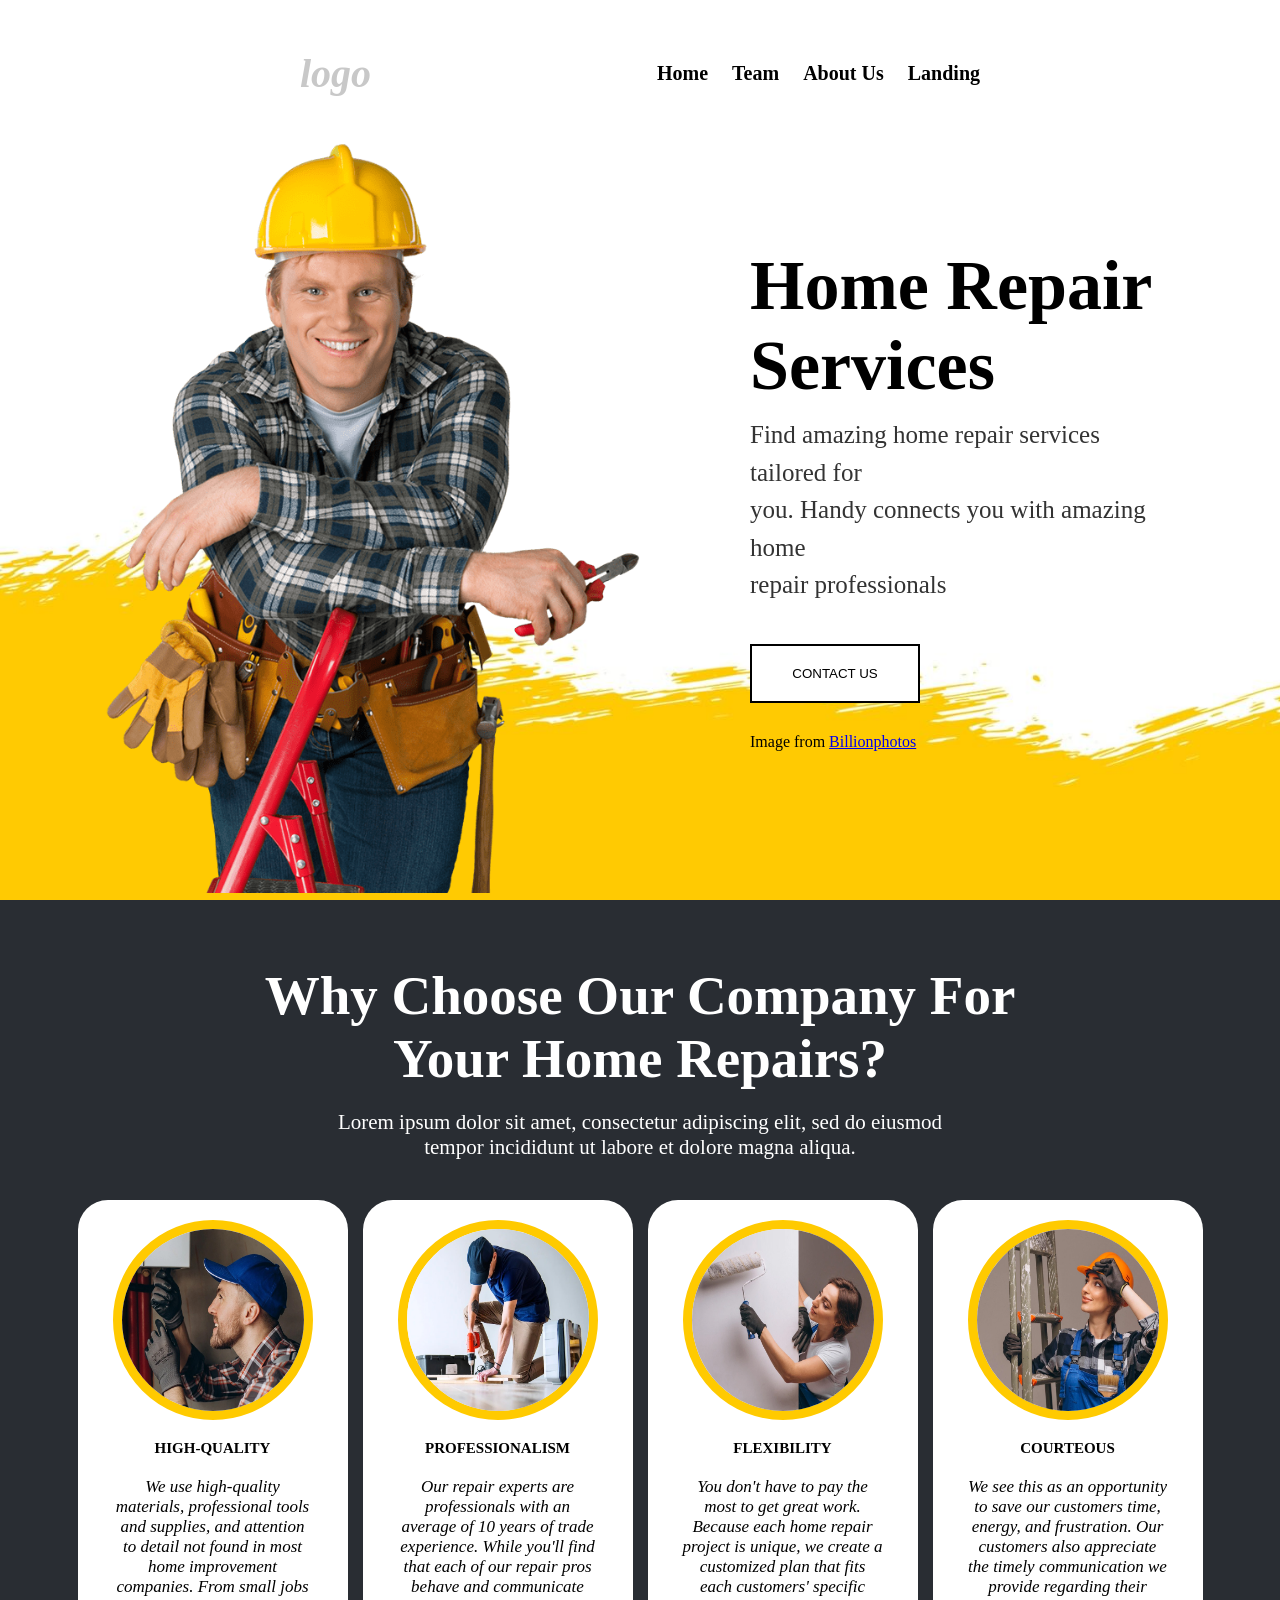
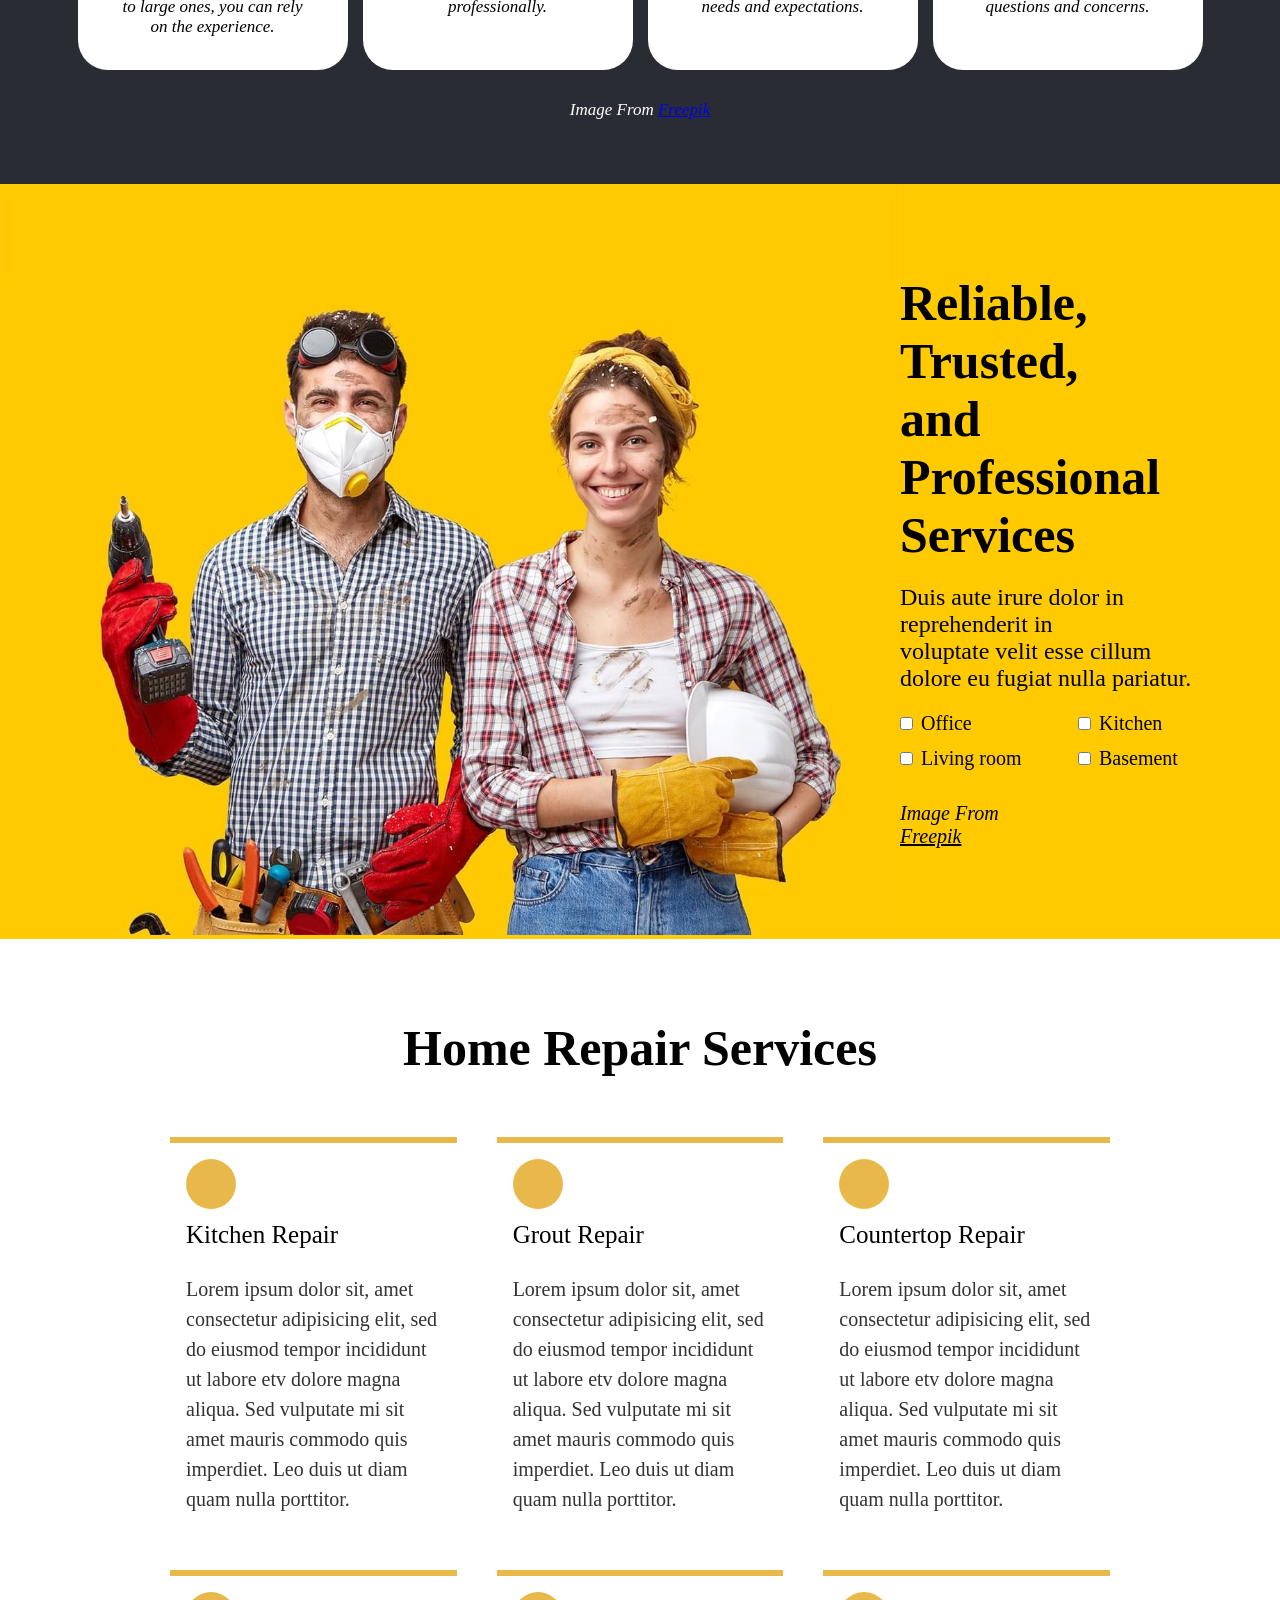
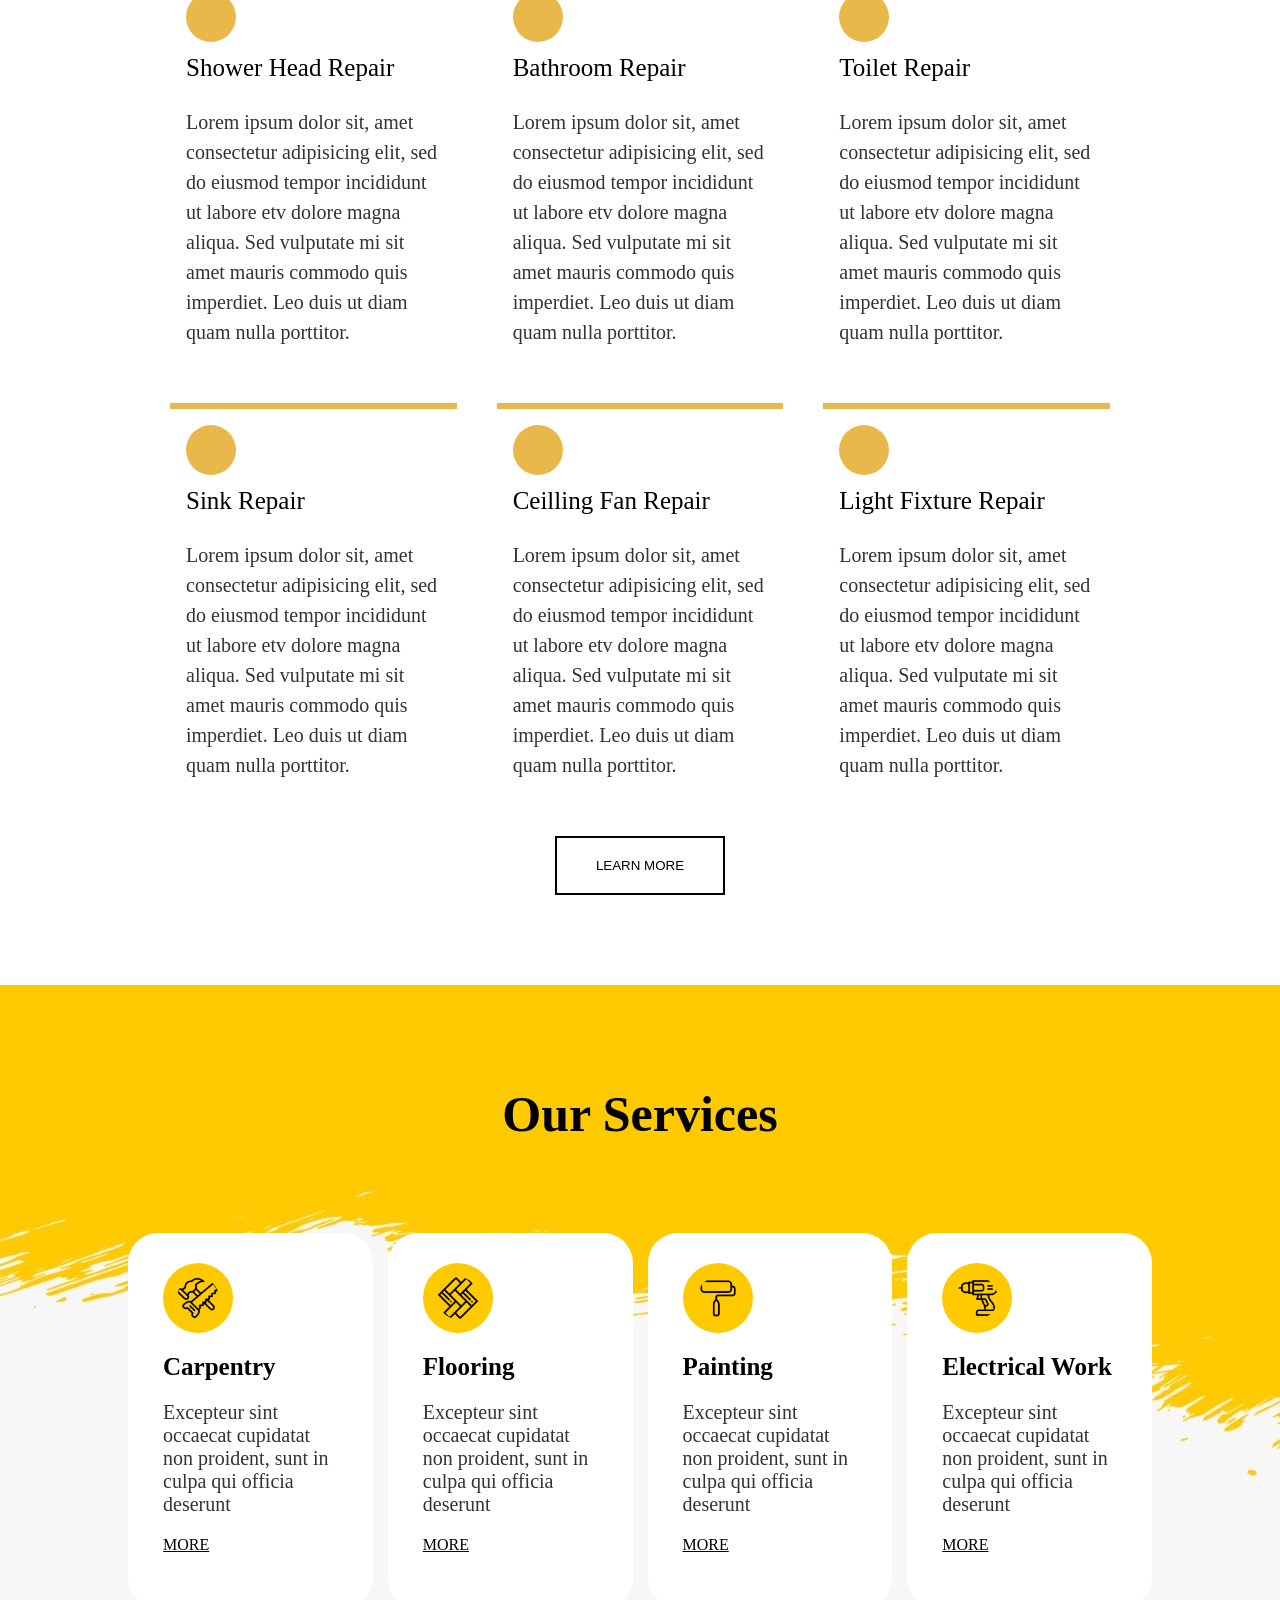
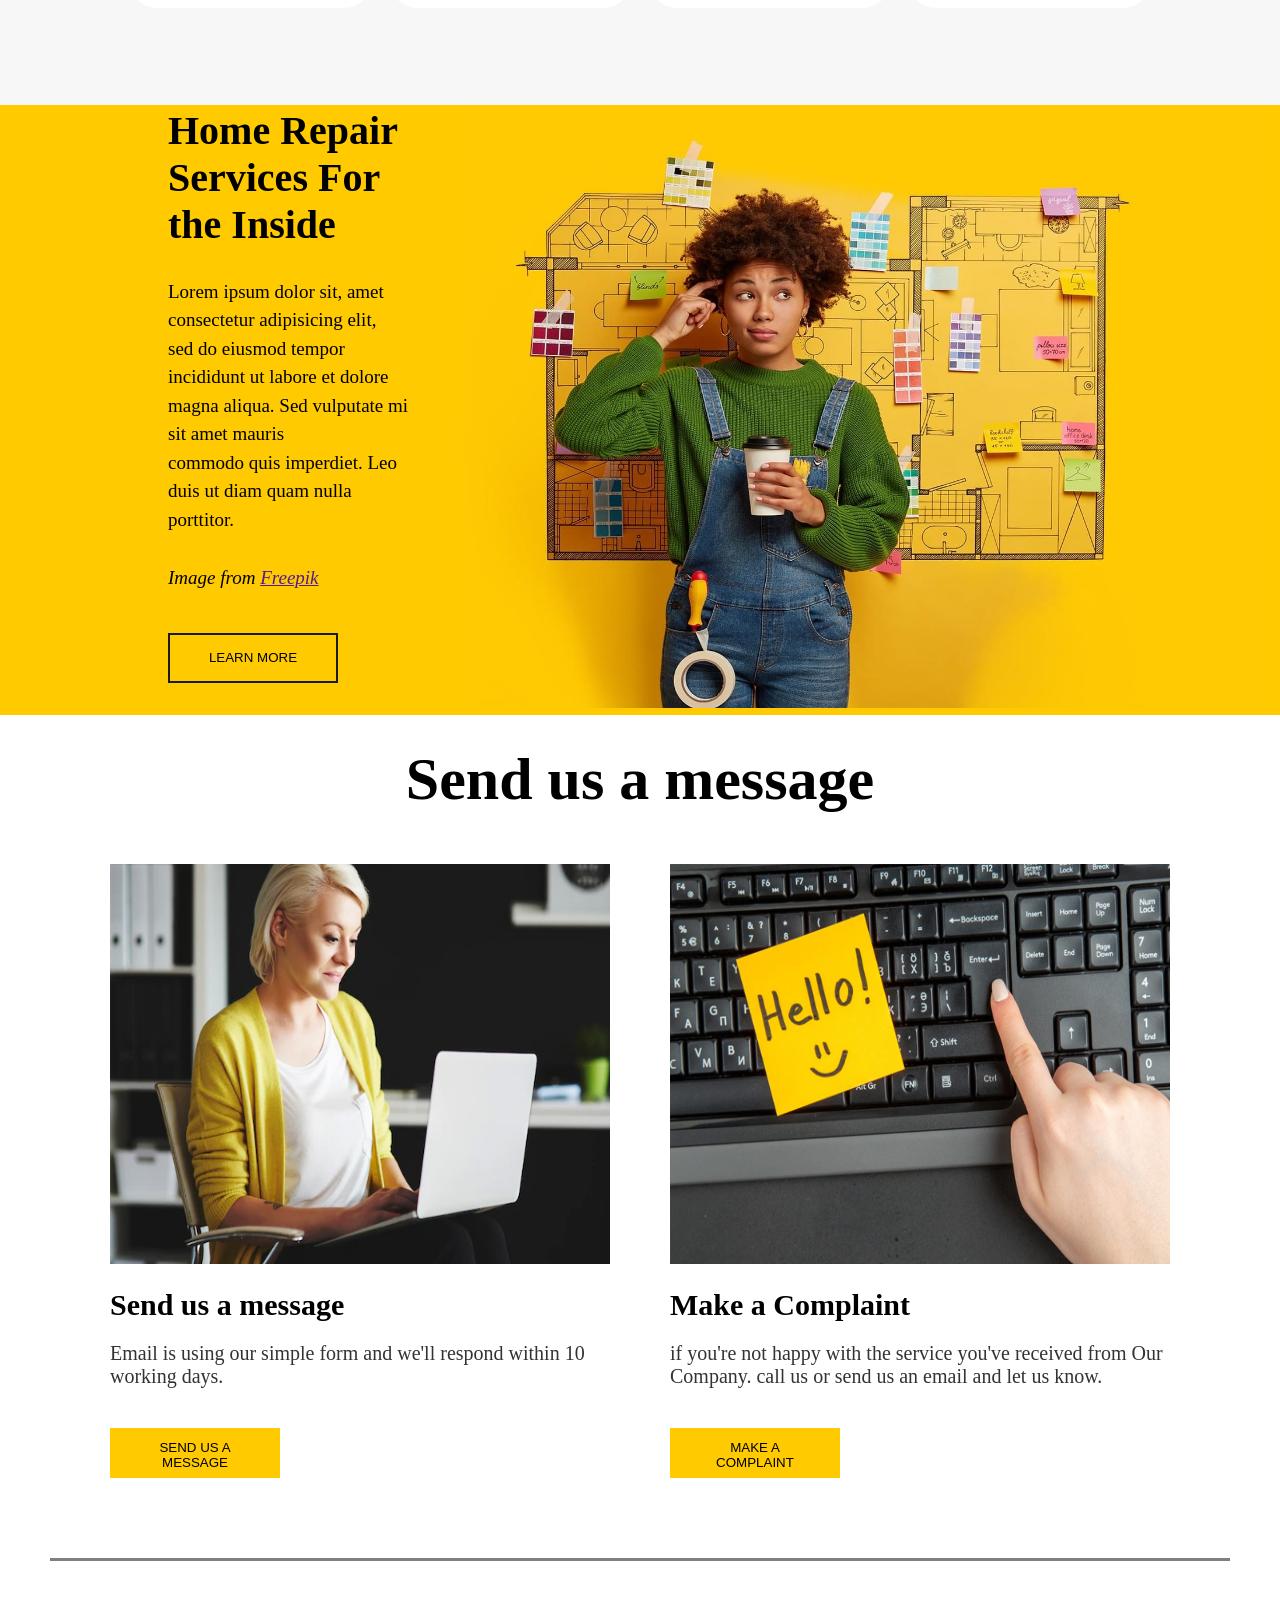
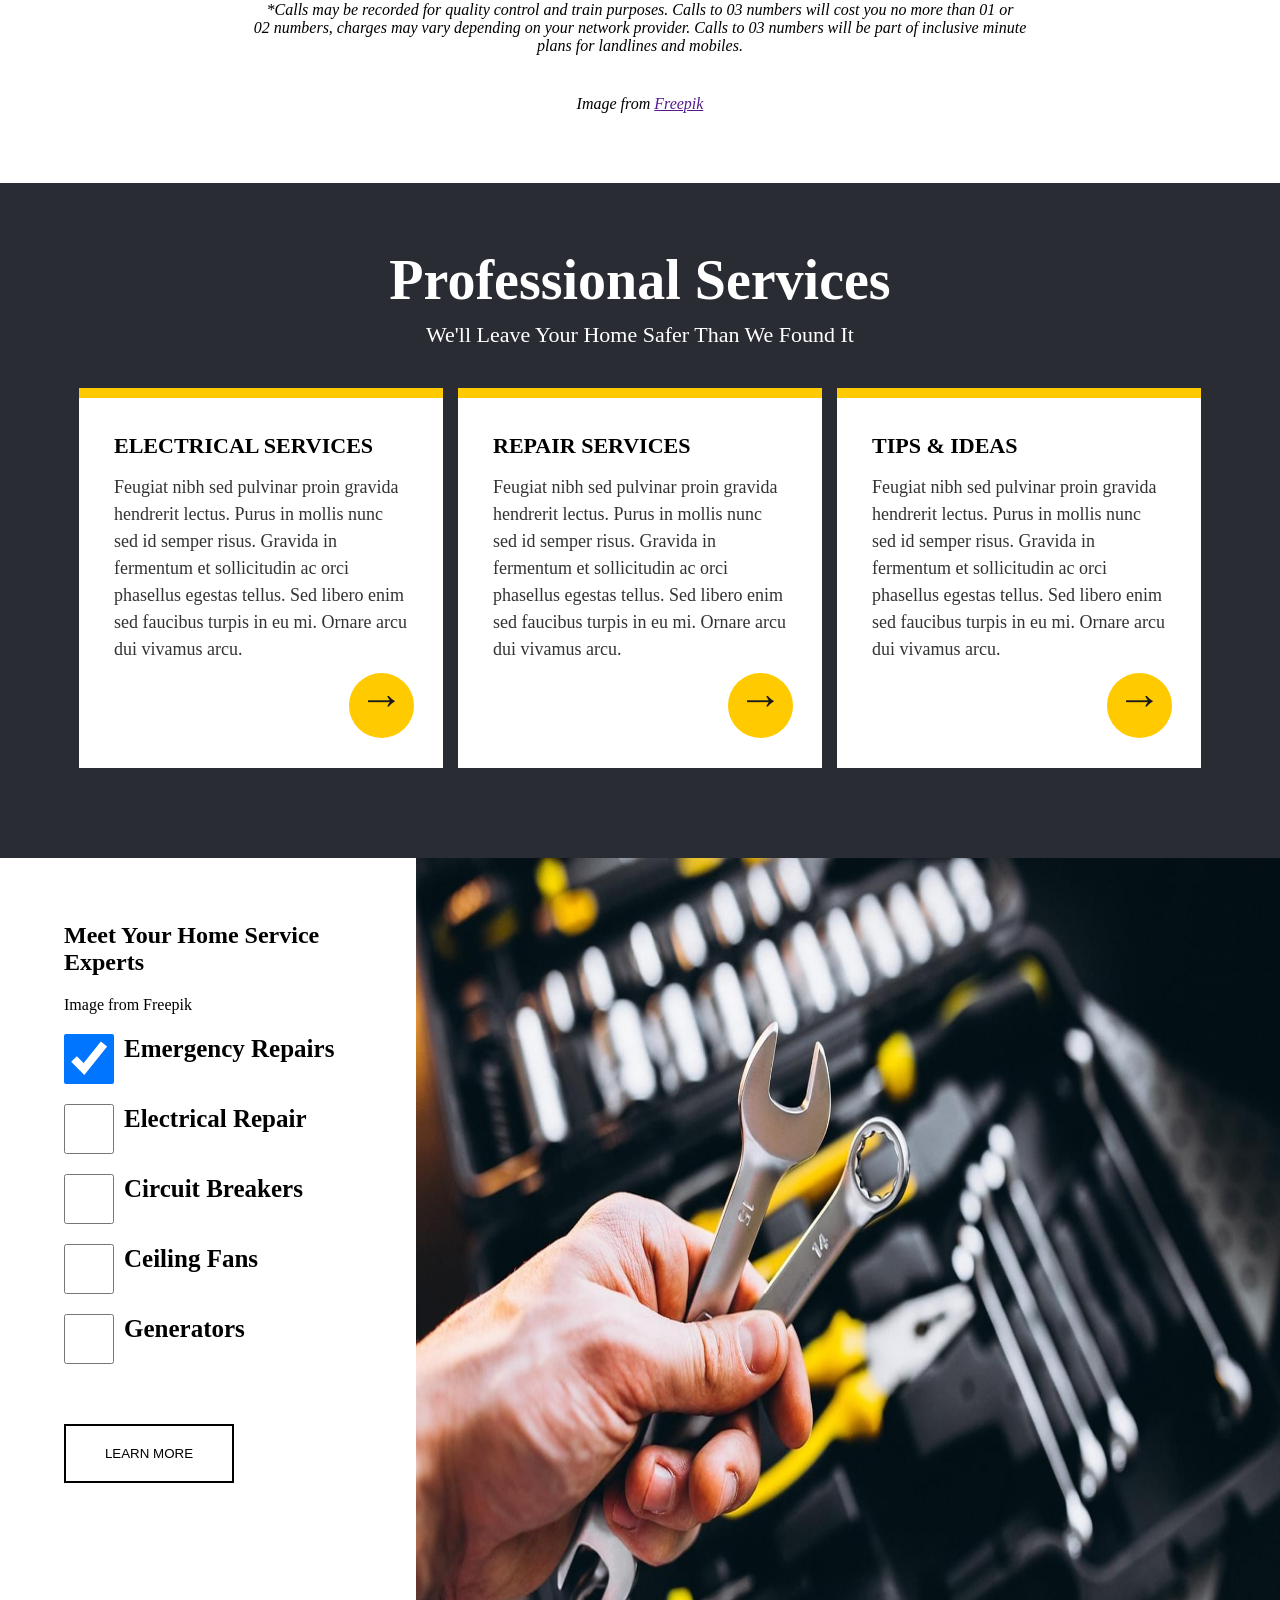
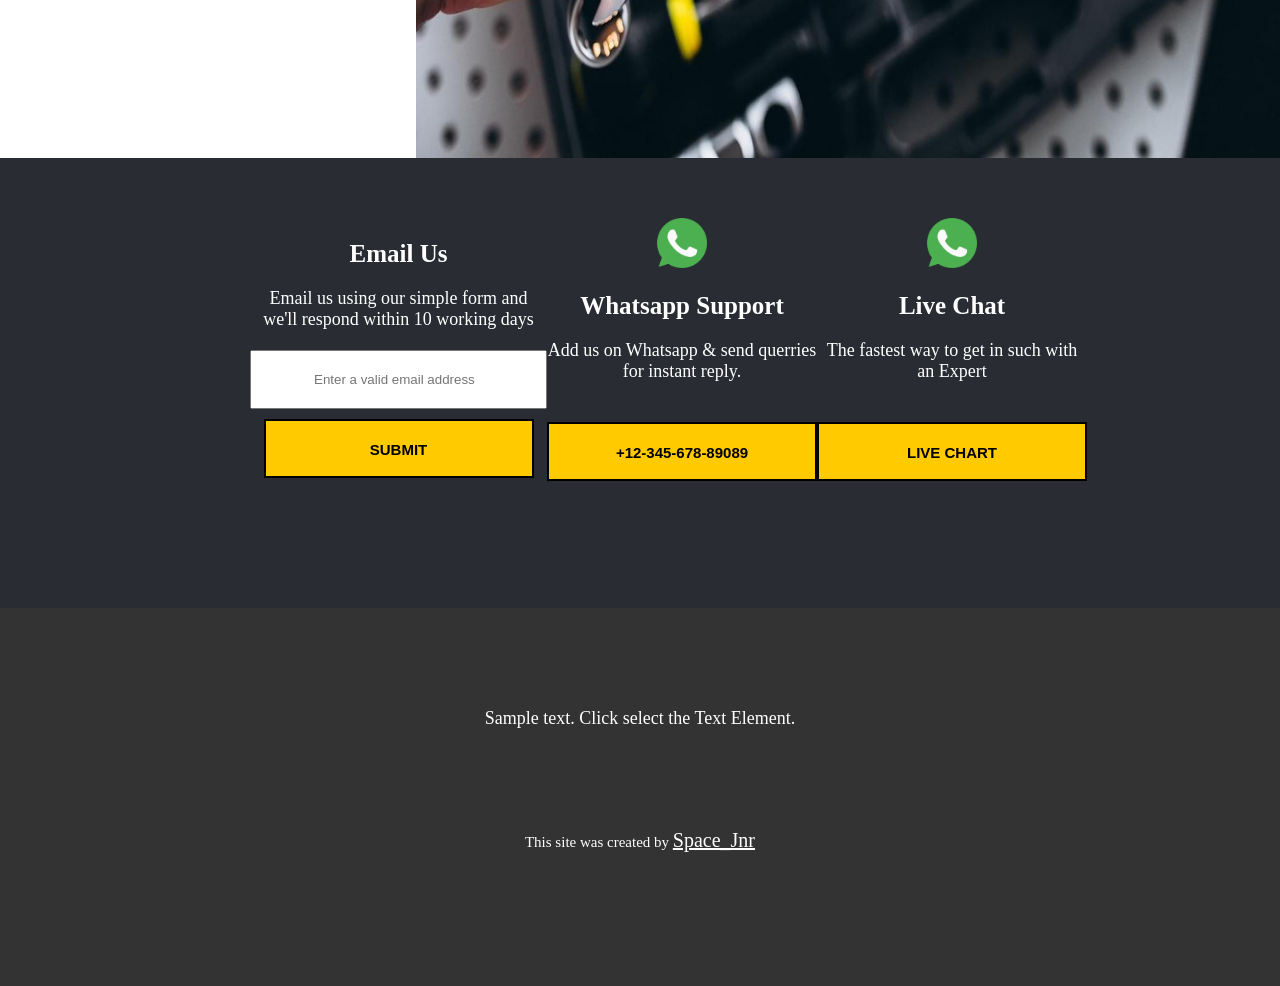
<file: index.html>
<!DOCTYPE html>
<html lang="en">
<head>
    <meta charset="UTF-8">
    <meta name="viewport" content="width=device-width, initial-scale=1.0">
    <title>Document</title>
    <link rel="stylesheet" href="style.css">
</head>
<body>
    <header>
        <nav>
            <div class="l">logo</div>
                <!-- Nav lists -->
                    <ul class="ul-page">
                            <li>Home</li>
                            <li>Team</li>
                            <li>About Us</li>
                            <li>Landing</li>
                    </ul>
        </nav>
        <div class="hero">
            <!-- hero image -->
            <div class="hero-image">
                <img src="min.png" alt="">
            </div>
            <!-- hero content -->
            <div class="hero-content">
                <h1>Home Repair <br>Services</h1>
                <p class="hero-p">Find amazing home repair services tailored for <br> you. Handy connects you with amazing home <br>repair professionals</p>
                <button>CONTACT US</button>
                <p>Image from <a href="billionphotos">Billionphotos</a></p>
            </div>
            </div>
        </div>
    </header>

    <section id="showcase">
        <div class="company">
            <h1>Why Choose Our Company For <br>Your Home Repairs?</h1>
            <p>Lorem ipsum dolor sit amet, consectetur adipiscing elit, sed do eiusmod <br>tempor incididunt ut labore et dolore magna aliqua.</p>
        </div>

    <div class="box-parents">

        <div class="box-one">
        <div class="img-con">
            <img class="img-1" src="img.jpg" alt="">
        </div>
            <div>
                <h1>HIGH-QUALITY</h1>
                <p>We use high-quality materials, professional tools and supplies, and attention to detail not found in most home improvement companies. From small jobs to large ones, you can rely on the experience.</p>
            </div>
        </div>
    
        <div class="box-one">
        <div class="img-con">
            <img class="img-1" src="image.jpg" alt="">
        </div>

            <div>
                <h1>PROFESSIONALISM</h1>
                <p>Our repair experts are professionals with an average of 10 years of trade experience. While you'll find that each of our repair pros behave and communicate professionally.</p>
            </div>
        </div>

        <div class="box-one">
        <div class="img-con">
            <img class="img-1" src="girlpainting.jpg" alt="">
        </div>

            <div>
                <h1>FLEXIBILITY</h1>
                <p>You don't have to pay the most to get great work. Because each home repair project is unique, we create a customized plan that fits each customers' specific needs and expectations.</p>
            </div>
        </div>

        <div class="box-one">
        <div class="img-con">
            <img class="img-1" src="girlimg.jpg" alt="">
        </div>

            <div>
                <h1>COURTEOUS</h1>
                <p>We see this as an opportunity to save our customers time, energy, and frustration. Our customers also appreciate the timely communication we provide regarding their questions and concerns.</p>
            </div>
        </div>
    </div>

        <p class="from">Image From <a class="href" href="Freepik">Freepik</a></p>
    </section>

    <section id="checkbox">
    <div class="pk"> 
        <div class="paint">
            <img src="eeee-min.jpg" alt="">
        </div>
        <div class="text-content"> 
            <h1>Reliable, Trusted,<br> and Professional Services</h1>
            <p>Duis aute irure dolor in reprehenderit in <br>voluptate velit esse cillum dolore eu fugiat nulla pariatur.</p>
        <div class="features-grid">
            <div class="feature-item">
                <input type="checkbox" name="" id="">
                <h3>Office</h3>
            </div>

            <div class="feature-item">
                <input type="checkbox" name="" id="">
                <h3>Kitchen</h3>
            </div>
            
            <div class="feature-item">
                <input type="checkbox" name="" id="">
                <h3>Living room</h3>
            </div>
            
            <div class="feature-item">
                <input type="checkbox" name="" id="">
                <h3>Basement</h3>
            </div>

            <p>Image From <a href="Freepik">Freepik</a></p>
        </div>
        </div>
    </div>
    </section>

    <section id="services-section">
        <h2>Home Repair Services</h2>

        <div class="services-grid">
            <div class="services-card">
                <a href="#" class="circle"></a>
                <h3>Kitchen Repair</h3>
                <p>Lorem ipsum dolor sit, amet consectetur  adipisicing elit, sed do eiusmod tempor incididunt ut labore etv dolore magna aliqua. Sed vulputate mi sit amet mauris commodo quis imperdiet. Leo duis ut diam quam nulla porttitor.</p>
                
            </div>  

            <div class="services-card">
                <a href="#" class="circle"></a>
                <h3>Grout Repair</h3>
                <p>Lorem ipsum dolor sit, amet consectetur adipisicing elit, sed do eiusmod tempor incididunt ut labore etv dolore magna aliqua. Sed vulputate mi sit amet mauris commodo quis imperdiet. Leo duis ut diam quam nulla porttitor.</p>
            </div>  

            <div class="services-card">
                <a href="#" class="circle"></a>
                <h3>Countertop Repair</h3>
                <p>Lorem ipsum dolor sit, amet consectetur adipisicing elit, sed do eiusmod tempor incididunt ut labore etv dolore magna aliqua. Sed vulputate mi sit amet mauris commodo quis imperdiet. Leo duis ut diam quam nulla porttitor.</p>
            </div>  

            <div class="services-card">
                <a href="#" class="circle"></a>
                <h3>Shower Head Repair</h3>
                <p>Lorem ipsum dolor sit, amet consectetur adipisicing elit, sed do eiusmod tempor incididunt ut labore etv dolore magna aliqua. Sed vulputate mi sit amet mauris commodo quis imperdiet. Leo duis ut diam quam nulla porttitor.</p>
            </div>  

            <div class="services-card">
                <a href="#" class="circle"></a>
                <h3>Bathroom Repair</h3>
                <p>Lorem ipsum dolor sit, amet consectetur adipisicing elit, sed do eiusmod tempor incididunt ut labore etv dolore magna aliqua. Sed vulputate mi sit amet mauris commodo quis imperdiet. Leo duis ut diam quam nulla porttitor.</p>
            </div>  

            <div class="services-card">
                <a href="#" class="circle"></a>
                <h3>Toilet Repair</h3>
                <p>Lorem ipsum dolor sit, amet consectetur adipisicing elit, sed do eiusmod tempor incididunt ut labore etv dolore magna aliqua. Sed vulputate mi sit amet mauris commodo quis imperdiet. Leo duis ut diam quam nulla porttitor.</p>
            </div>  

            <div class="services-card">
                <a href="#" class="circle"></a>
                <h3>Sink Repair</h3>
                <p>Lorem ipsum dolor sit, amet consectetur adipisicing elit, sed do eiusmod tempor incididunt ut labore etv dolore magna aliqua. Sed vulputate mi sit amet mauris commodo quis imperdiet. Leo duis ut diam quam nulla porttitor.</p>
            </div>  

            <div class="services-card">
                <a href="#" class="circle"></a>
                <h3>Ceilling Fan  Repair</h3>
                <p>Lorem ipsum dolor sit, amet consectetur adipisicing elit, sed do eiusmod tempor incididunt ut labore etv dolore magna aliqua. Sed vulputate mi sit amet mauris commodo quis imperdiet. Leo duis ut diam quam nulla porttitor.</p>
            </div>  

            <div class="services-card">
                <a href="#" class="circle"></a>
                <h3>Light Fixture Repair</h3>
                <p>Lorem ipsum dolor sit, amet consectetur adipisicing elit, sed do eiusmod tempor incididunt ut labore etv dolore magna aliqua. Sed vulputate mi sit amet mauris commodo quis imperdiet. Leo duis ut diam quam nulla porttitor.</p>
            </div>  
        </div>

        <button>LEARN MORE</button>
    </section>
    
    <section id="text-services">
        <div class="services">
            <h1 class="our">Our Services</h1>
        </div>

    <div class="box-parent">

        <div class="boxes">
        <div class="img-box">
            <img class="img-2" src="Unknown.png" alt="">
        </div>
            <div>
                <h1>Carpentry</h1>
                <p>Excepteur sint occaecat cupidatat non proident, sunt in culpa qui officia deserunt</p>
                <a class="currrent" href="">MORE</a>
            </div>
        </div>

        <div class="boxes">
        <div class="img-box">
            <img class="img-2" src="Unknown-2.png" alt="">
        </div>
            <div>
                <h1>Flooring</h1>
                <p>Excepteur sint occaecat cupidatat non proident, sunt in culpa qui officia deserunt</p>
                <a href="">MORE</a>
            </div>
        </div>

        <div class="boxes">
        <div class="img-box">
            <img class="img-2" src="Unknown-3.png" alt="">
        </div>
            <div>
                <h1>Painting</h1>
                <p>Excepteur sint occaecat cupidatat non proident, sunt in culpa qui officia deserunt</p>
                <a href="">MORE</a>
            </div>
        </div>

        <div class="boxes">
        <div class="img-box">
            <img class="img-2" src="Unknown-4.png" alt="">
        </div>
            <div>
                <h1>Electrical Work</h1>
                <p>Excepteur sint occaecat cupidatat non proident, sunt in culpa qui officia deserunt</p>
                <a href="">MORE</a>
            </div>
        </div>
        
    </div>
    </section>

    <section id="hero-section">
        <div class="hero-text">
            <h1>Home Repair Services For <br>the Inside</h1>
            <p>Lorem ipsum dolor sit, amet consectetur adipisicing elit, <br> sed do eiusmod tempor incididunt ut labore et dolore <br>magna aliqua. Sed vulputate mi sit amet  mauris <br>commodo quis imperdiet. Leo duis ut diam quam nulla <br> porttitor.</p>
            <p class="credit">Image from <a href="">Freepik</a></p>
            <button class="learn-more-btn">LEARN MORE</button>
        </div>
        <div class="hero-image">
                <img class="min" src="77-min.jpg" alt="">
            </div>
        </div>
    </section>

    <section id="hero-message">
        <div class="send">
            <h1>Send us a message</h1>
        </div>
        <div class="text-message">
            <div>
                <img class="img-3" src="rf.jpg" alt="">
                <h1>Send us a message</h1>
                <p>Email is using our simple form and we'll respond within 10 working days.</p>
                <button class="make-button">SEND US A MESSAGE</button>
            </div>

            <div>
                <img class="img-3" src="rtr2.jpg" alt="">
                <h1>Make a Complaint</h1>
                <p>if you're not happy with the service you've received from Our Company. call us or send us an email and let us know.</p>
                <button class="make-button">MAKE A COMPLAINT</button>
            </div>

            <!-- <div>
                <img class="img-3" src="rtr2.jpg" alt="">
                <h1>Make a Complaint</h1>
                <p>if you're not happy with the service you've received from Our Company. call us or send us an email and let us know.</p>
                <button class="make-button">MAKE A COMPLAINT</button>
            </div> -->
        </div>

        <p class="calls"></p>
        <div class="page">
            <p class="text-page">*Calls may be recorded for quality control and train purposes. Calls to 03 numbers will cost you no more than 01 or <br>02 numbers, charges may vary depending on your network provider. Calls to 03 numbers will be part of inclusive minute <br> plans for landlines and mobiles. </p>

            <p class="pik">Image from <a href="">Freepik</a></p>
        </div>
    </section>


    <section id="professional">
            <div class="text-services">
                <h1>Professional Services</h1>
                <p>We'll Leave Your Home Safer Than We Found It</p>
            </div>

            <div class="boxes-parent">

                <div class="box-1">
                    <h1>ELECTRICAL SERVICES</h1>
                    <p>Feugiat nibh sed pulvinar proin gravida hendrerit lectus. Purus in mollis nunc sed id semper risus. Gravida in fermentum et sollicitudin ac orci phasellus egestas tellus. Sed libero enim sed faucibus turpis in eu mi. Ornare arcu dui vivamus arcu.</p>
                    <a href="#" class="arrow-circle">→</a>
                
                </div>

                <div class="box-1">
                    <h1>REPAIR SERVICES</h1>
                    <p>Feugiat nibh sed pulvinar proin gravida hendrerit lectus. Purus in mollis nunc sed id semper risus. Gravida in fermentum et sollicitudin ac orci phasellus egestas tellus. Sed libero enim sed faucibus turpis in eu mi. Ornare arcu dui vivamus arcu.</p>
                    <a href="#" class="arrow-circle">→</a>
                </div>

                <div class="box-1">
                    <h1>TIPS & IDEAS</h1>
                    <p>Feugiat nibh sed pulvinar proin gravida hendrerit lectus. Purus in mollis nunc sed id semper risus. Gravida in fermentum et sollicitudin ac orci phasellus egestas tellus. Sed libero enim sed faucibus turpis in eu mi. Ornare arcu dui vivamus arcu.</p>
                    <a href="#" class="arrow-circle">→</a>
                </div>
            </div>
    </section>

    <section id="home-service">
        <!-- <div class="service-box"> -->
            <div class="home-box">
                <h1>Meet Your Home Service Experts</h1>
                <p>Image from Freepik</p>
                <!-- <span class="check-icon"></span> -->

                <div class="feature-items">
                    <input type="checkbox" checked>
                    <p>Emergency Repairs</p>
                </div>

                <div class="feature-items">
                    <input type="checkbox">
                    <p>Electrical Repair</p>
                </div>

                <div class="feature-items">
                    <input type="checkbox">
                    <p>Circuit Breakers</p>
                </div>

                <div class="feature-items">
                    <input type="checkbox">
                    <p>Ceiling Fans</p>
                </div>

                <div class="feature-items">
                    <input type="checkbox">
                    <p>Generators</p>
                </div>

                <!-- <ul>
                    <li>Emergency Repairs</li>
                    <li>Electrical Repair</li>
                    <li>Circuit Breakers</li>
                    <li>Ceiling Fans</li>
                    <li>Generators</li>
                </ul> -->
                <button>LEARN MORE</button>
            </div>
            <div class="image-box">
                <img src="-min.jpg" alt="">
            </div>
        </div>

    </section>


    <footer id="background-page">
        <div class="box-page">
            <div class="box-5">
                <!-- <img class="img-5" src="733585.png" alt=""> -->
                <h2>Email Us</h2>
                <p>Email us using our simple form and <br> we'll respond within 10 working days</p>
                <input  class="email" placeholder="Enter a valid email address">
                <button class="live-1">SUBMIT</button>
            </div>

            <div class="box-5">
                <img class="img-5" src="733585.png" alt="">
                <h2>Whatsapp Support</h2>
                <p>Add us on Whatsapp & send querries <br> for instant reply.</p>
                <button class="live">+12-345-678-89089</button>
            </div>

            <div class="box-5">
                <img class="img-5" src="733585.png" alt="">
                <h2>Live Chat</h2>
                <p>The fastest way to get  in such with <br> an Expert</p>
                <button class="live">LIVE CHART</button>
            </div>
        </div>
    </footer>

    <section id="footer-page">
        <div class="sample">
            <p class="ppp">Sample text. Click select the Text Element.</p>
            <p>This site was created by <a href="">Space_Jnr</a></p>
        </div>
    </section>

</body>
</html>
</file>
<file: style.css>
@import url('https://fonts.googleapis.com/css2?family=Montserrat:ital,wght@0,100..900;1,100..900&display=swap');
*{
    margin: 0;
    padding: 0;
    box-sizing: border-box;
}
/* .nav-lists{
    display: flex;
    gap: 30px;
    margin-left: 50%;
}
.nav-lists a{
    color: black;

}
nav{
    display: flex;
    gap: 100px;
    padding: 30px 20px;
}
.nav h1{
    margin-left: 10%;
} */

/* body{
    font-family: 'Montserrat', sans-serif;
} */

header{
    padding: 8px 100px;
    background: url(/5.jpg);
    background-position: center;
    background-size: cover;
    height: 100vh;
    width: 100%;
}
nav{
    display: flex;
    align-items: center;
    justify-content: space-between;
    padding: 30px 200px;
}
.ul-page{
    display: flex;
    align-items: center;
    gap: 24px;
    list-style-type: none;
}

.l{
    color: #c8c8c8;
    font-size: 40px;
    font-style: italic;
    font-weight: 700;
    cursor: pointer;
}

ul li{
    font-size: 20px;
    font-weight: 800;
    cursor: pointer;
}

ul li:hover{
    color: #FFCA00;
}

.hero{
    display: flex;
}
.hero .hero-image{
    max-height: 755px;
}
.hero .hero-image img{
    height: 100%;
}

button{
    width: 170px;
    height: 50px;
    color: black;
    margin-bottom: 30px;
}
button:hover{
    background-color: black;
    color: white;
}
.hero-content{
    padding: 10% 0;
    height: 100%;
}
.hero-content h1{
    font-size: 70px;
}
.hero-content .hero-p{
    font-size: 25px;
    line-height: 1.5;
    margin-top: 10px;
    color: #333;
}
/* Showcase */
#showcase{
    background-color: #292D33;
    padding: 5%;
    text-align: center;
    /* height: 100vh; */
}
.company h1, .company p{
    color: white;
}
.company h1{
    font-size: 55px;
    margin-bottom: 20px;
    /* margin-top: 50px; */
}
.company p{
    font-size: 21px;
}
.box-parents{
    display: flex;
    justify-content: center;
    align-items: center;
    gap: 15px;
    /* height: 60vh; */
    margin-top: 40px;
    padding: 0 10%;

}
.box-parents h1{
    margin-bottom: 20px;
    margin-top: 20px;
    font-size: 15px;
}
.box-parents p{
    font-style: italic;
    font-size: 17px;
}
.box-one{
    background-color: white;
    /* width: 450px; */
    padding: 0 35px;
    height: 470px;
    border-radius: 30px;
    display: flex;
    flex-direction: column;
    align-items: center;
}

.from{
    margin-top: 30px;
    font-style: italic;
    color: white;
    font-size: 17px;
}
.img-con{
    width: 200px;
    height: 200px;
    text-align: center;
    border-radius: 100%;
    margin-top: 20px;
    border: 9px solid #FFCA00;
}
.img-1{
    border-radius: 100%;
    width: 100%;
    height: 100%;
}
/* checkbox */
#checkbox{
    background-color: #FFCA00;
}
#checkbox img{
    width: 900px;
}
.pk{
    display: flex;
    justify-content: center;
    align-items: center;
    padding-right: 5%;
}

/* Content */
.text-content h1{
    margin-bottom: 20px;
    font-size: 50px;
    font-weight: 700;
}

.text-content p{
    margin-top: 10px;
    font-size: 24px;
    font-weight: 500;
}
.text-content a{
    color: black;
}
/* Feature */
.features-grid{
    display: grid;
    grid-template-columns: 1fr 1fr;
    gap: 12px 40px;
    margin-top: 20px;
}
.features-grid h3{
    font-size: 14px;
    font-weight: normal;
}

.feature-item{
    display: flex;
    align-items: center;
    gap: 8px;
}

.feature-item h3{
    font-size: 20px;
}

.features-grid p{
    font-size: 20px;
    font-style: italic;
    margin-top: 20px;
}
/* Services section */
#services-section{
    text-align: center;
    color: black;
    padding: 60px 170px;
    
}
#services-section h2{
    margin-bottom: 60px;
    margin-top: 20px;
    font-size: 50px;
}
.services-grid{
    display: grid;
    grid-template-columns:1fr 1fr 1fr;
    gap: 40px;
    text-align: left;
    
}
.services-card{
    border-top: 6px solid #e8b94a;
    padding: 16px;
}
.services-card h3{
    font-size: 25px;
    margin: 12px 0 8px;
    font-weight: 300;
}
.services-card p{
    font-size: 20px;
    line-height: 1.5;
    font-weight: 100;
    margin-top: 25px;
    color: #333;
}
.circle{
    display: flex;
    justify-content: center;
    align-items: center;
    border-radius: 50%;
    background-color: #e8b94a;
    width: 50px;
    height: 50px;
    font-size: 30px;
    text-decoration: none;
}
button{
    padding: 20px 0 35px 0;
    border: solid 2px;
    background-color: white;
    margin-top: 40px;
}
/* Text-services */
#text-services{
    text-align: center;
    background: url(/paintingimage.pg.JPG);
    height: 80vh;
}
.our{
    padding-top: 100px;
    font-size: 50px;
}
.box-parent{
    display: flex;
    justify-content: left;
    align-items: left;
    text-align: left;
    gap: 15px;
    height: 70%;
    margin-top: 40px;
    padding: 0 10%;
    padding-top: 50px;
}
.boxes{
    background-color: white;
    padding: 0 35px;
    height: 375px;
    border-radius: 30px;
    display: flex;
    flex-direction: column;
    align-items: left;
    padding-top: 30px;
}
.img-box{
    width: 70px;
    height: 70px;
    text-align: center;
    background-color: #FFCA00;
    border-radius: 450%;
    display: flex;
    align-items: center;
    justify-content: center;
    
}

.img-2{
    border-radius: 50%;
    width: 60%;
    height: 60%;
}
.box-parent h1{
    margin-bottom: 20px;
    margin-top: 20px;
    font-size: 25px;
    font-weight: 900;
}
.box-parent p{
    font-size: 20px;
    margin-bottom: 20px;
    font-weight: 100;
    color: #333;
}
.boxes a{
    color: black;
}
/* .boxes .current a{
    text-decoration: underline color(#FFCA00);
} */
 /* Home */
#hero-section{
    background-color: #FFCA00;
    /* height: 100vh; */
    display: flex;
    align-items: center;
    justify-content: center;
    gap: 50px;
    /* padding: 60px 100px; */
    padding: 2px 20px;
    padding-left: 10%;
}

/* .hero-image img{
    width: 600px;
    height: 600px;
    
} */

.hero-text{
    padding-left: 40px;
}
.hero-text h1{
    font-size: 40px;
    font-weight: 600;
    margin-bottom: 20px;
}

.hero-text p{
    margin-top: 30px;
    font-size: 19px;
    line-height: 1.5;
}
.hero-image .min{
    height: 600px;
    width: 800px;
}
.credit{
    font-style: italic;
}
.learn-more-btn{
    padding: 12px 24px;
    background: transparent;
    border: 2px solid #1a1a1a;
    /* border-radius: 4px; */
    /* transition: all 0.2s ease; */
}
/* .learn-more-btn :hover{
    background: #1a1a1a;
    color: white;
} */
/* Hero-message */
#hero-message{
    padding: 20px 50px;
}
#hero-message .send{
    text-align: center;
    font-size: 40px;
    margin-top: 10px ;
}
.text-message{
    display: flex;
    align-items: center;
    justify-content: center;
    /* text-align: center; */
    padding: 50px 150px;
    gap: 60px;
}
.text-message h1{
    font-size: 30px;
    margin-top: 20px;
    margin-bottom: 20px;
}
.text-message p{
    font-size: 20px;
    font-weight: 100;
    color: #333;
}
.make-button{
    padding: 12px 24px;
    background-color: #FFCA00;
    border: none;
    
}
.calls{
    border-top: #808080 3px solid;
}
.text-page{
    margin-top: 40px;
    margin-bottom: 20px;
}
.page{
    text-align: center;
}
.page p{
    font-style: italic;
}
.pik{
    margin-top: 40px;
    margin-bottom: 50px;
}
.img-3{
    height: 400px;
    width: 500px;
}
/* Professional Services */
#professional{
    background-color: #292D33;
    padding: 25px 50px;
    height: 75vh;
}
.text-services{
    color: white;
    text-align: center;
}
.text-services h1{
    font-size: 56px;
    margin-top: 40px;
    margin-bottom: 10px;
    font-weight: 900;
}
.text-services p{
    font-size: 22px;
    font-weight: 300;
}
/* Boxes-parents */
.boxes-parent{
    display: flex;
    justify-content: center;
    align-items: center;
    gap: 15px;
    margin-top: 40px;
}
.box-1{
    position: relative;
    background-color: white;
    padding: 35px;
    height: 380px;
    width: 364px;
    border-top: #FFCA00 solid 10px;
}
.box-1 h1{
    margin-bottom: 15px;
    font-size: 22px;
    font-weight: 700;
}
.box-1 p{
    font-size: 18px;
    font-weight: 100;
    line-height: 1.5;
    color: #333;
}
.arrow-circle{
    position: absolute;
    display: flex;
    /* align-items: center; */
    justify-content: center;
    width: 65px;
    height: 65px;
    background: #FFCA00;
    border-radius: 50%;
    color: #1a1a1a;
    font-size:45px ;
    font-weight: lighter;
    text-decoration: none;
    bottom: 30px;
    left: 270px;
}
#home-service{
    display: flex;
    /* align-items: center;
    justify-content: center; */
    /* gap: 50px; */
    background-color: black;
    height: 100vh;
}
.services-box{
    
}
.home-box{
    background-color: white;
    padding: 5%;
    flex-basis: 35%;

    /* height: 500px;
    width: 550px; */
    /* border-top: #FFCA00 solid 10px; */
}

.home-box h1{
    margin-bottom: 20px;
}
.home-box p{
    margin-bottom: 20px;
}

.feature-items{
    display: flex;
    align-items: center;
    gap: 10px;
    margin-bottom: 20px;
}

.feature-items p{
    font-size: 25px;
    font-weight: bold;
}
.feature-items input{
    width: 50px;
    height: 50px;
    border: 7px solid #1a1a1a;
    border-radius: 10px;
    cursor: pointer;
}

.repair{
    /* display: flex;
    flex-direction: column;
    text-align: left; */
    /* margin-top: 50px;
    margin-bottom: 50px;
    line-height: 3.2; */
}

ul{
    list-style-type: none;
    line-height: 3.5;
}

#home-service .image-box{
    /* height: 200px; */
    flex-basis: 75%;
}

#home-service .image-box img{
    /* height: 200px; */
    width: 100%;
    height: 100%;
    
}
.check-icon{
    display: inline-flex;
    align-items: center;
    justify-content: center;
    width: 20px;
    height: 20px;
    border: 2px solid #1a1a1a;
    border-radius: 4px;
    font-size: 14px;
    margin-left: 10px;
}

/* Background-page */
#background-page{
    background-color: #292D33;
    height: 50vh;
    padding: 60px 250px;
}

.box-page{
    display: flex;
    align-items: center;
    justify-content: space-between;
    margin-bottom: 40px;
    text-align: center;
}

.box-5 h2{
    font-size: 25px;
    font-weight: bold;
    color: white;
    margin-top: 20px;
    margin-bottom: 20px;
}

.box-5 p{
    font-size: 18px;
    color: white;
    font-weight: 200;
}

.box-5 .img-5{
    height: 50px;
}
.email{
    display: block;
    margin-top: 20px;
    padding: 20px 62px;
}
.live{
    background-color: #FFCA00;
    /* padding: 30px 60px; */
    width: 270px;
    /* display: flex; */
    text-align: center;
    font-size: 15px;
    font-weight: bold;
    /* justify-content: center;
    align-items: center; */
}
.live-1{
    background-color: #FFCA00;
    width: 270px;
    text-align: center;
    font-size: 15px;
    font-weight: bold;
    margin-top: 10px;
}

#footer-page{
    background-color: #333333;
    height: 42vh;
}

.sample{
    color: white;
    text-align: center;
    padding: 100px 60px;
    font-size: 15px;
    font-weight: 500px;
    
}

.sample .ppp{
    margin-bottom: 100px;
    font-size: 18px;
}
.sample p a{
    color: white;
    font-size: 20px;
}
</file>
